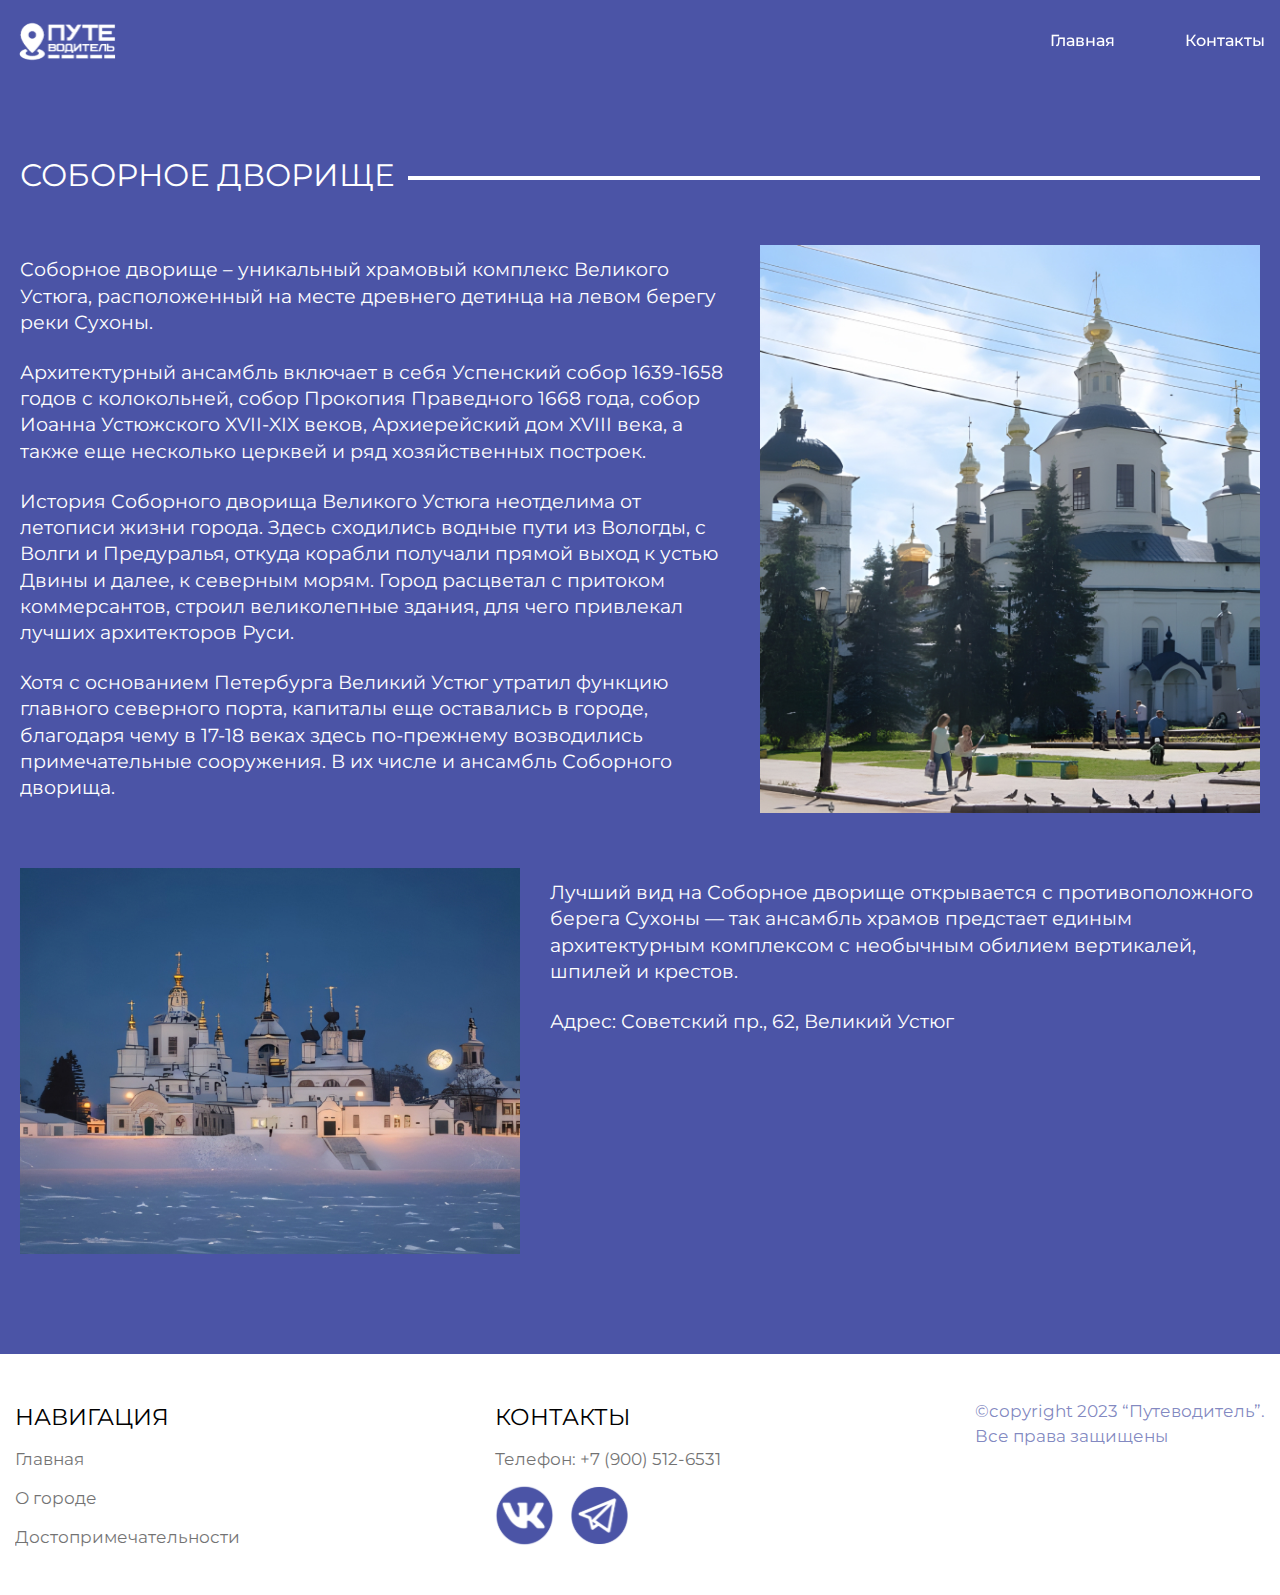
<file: Cathedral1.html>
<!DOCTYPE html>
<html lang="en">

<head>
   <meta charset="UTF-8">
   <meta http-equiv="X-UA-Compatible" content="IE=edge">
   <meta name="viewport" content="width=device-width, initial-scale=1.0">
   <title>Соборное дворище</title>
   <link rel="stylesheet" href="css/style.css">
</head>

<body>
   <!-- HEADER -->
   <header class="header">
      <div class="header__wrapper">
         <div class="header__content content-header">
            <a href="index.html">
               <div class="content-header__logo-container">
                  <img src="img/icons/logo.svg" alt="" class="content-header__logo">
               </div>
            </a>
            <div class="content-header__menu">
               <nav class="content-header__list">
                  <a data-goto=".screen" href="index.html" class="content-header__link">Главная</a>
                  <a data-goto=".footer" href="#" class="content-header__link">Контакты</a>
               </nav>
               <div class="content-header__menu-icon">
                  <span></span>
               </div>
            </div>
         </div>
      </div>
   </header>
   <main class="attraction-page">
      <div class="attraction-page__wrapper">
         <div class="attraction-page__content content-attraction">
            <h2 class="content-attraction__title _title">Соборное дворище</h2>
            <div class="content-attraction__block block-attraction">
               <div class="block-attraction__text">
                  <p>Соборное дворище – уникальный храмовый комплекс Великого Устюга, расположенный на месте древнего
                     детинца на левом берегу реки Сухоны.</p>
                  <p>Архитектурный ансамбль включает в себя Успенский собор 1639-1658 годов с колокольней, собор
                     Прокопия Праведного 1668 года, собор Иоанна Устюжского XVII-XIX веков, Архиерейский дом XVIII века,
                     а также еще несколько церквей и ряд хозяйственных построек.</p>
                  <p>История Соборного дворища Великого Устюга неотделима от летописи жизни города. Здесь сходились
                     водные пути из Вологды, с Волги и Предуралья, откуда корабли получали прямой выход к устью Двины и
                     далее, к северным морям. Город расцветал с притоком коммерсантов, строил великолепные здания, для
                     чего привлекал лучших архитекторов Руси.</p>
                  <p>Хотя с основанием Петербурга Великий Устюг утратил функцию главного северного порта, капиталы еще
                     оставались в городе, благодаря чему в 17-18 веках здесь по-прежнему возводились примечательные
                     сооружения. В их числе и ансамбль Соборного дворища.</p>
               </div>
               <div class="block-attraction__img">
                  <img src="img/blocks/Cathedral1/blockOne.jpg" alt="">
               </div>
            </div>
            <div class="content-attraction__block block-attraction">
               <div class="block-attraction__img">
                  <img src="img/blocks/Cathedral1/BlockTwo.jpg" alt="">
               </div>
               <div class="block-attraction__text">
                  <p>Лучший вид на Соборное дворище открывается с противоположного берега Сухоны — так ансамбль храмов
                     предстает единым архитектурным комплексом с необычным обилием вертикалей, шпилей и крестов.</p>
                  <p>Адрес: Советский пр., 62, Великий Устюг</p>
               </div>
            </div>
         </div>
      </div>
   </main>
   <footer class="footer">
      <div class="footer__wrapper">
         <div class="footer__content content-footer">
            <div class="content-footer__column">
               <h5 class="content-footer__column-title">навигация</h5>
               <nav class="content-footer__list">
                  <ul>
                     <li class="content-footer__link-container"><a data-goto=".screen" href="index.html"
                           class="content-footer__link">Главная</a></li>
                  </ul>
                  <ul>
                     <li class="content-footer__link-container"><a data-goto=".about" href="#"
                           class="content-footer__link">О городе</a></li>
                  </ul>
                  <ul>
                     <li class="content-footer__link-container"><a data-goto=".attractions" href="#"
                           class="content-footer__link">Достопримечательности</a></li>
                  </ul>
               </nav>
            </div>
            <div class="content-footer__column">
               <h5 class="content-footer__column-title">Контакты</h5>
               <nav class="content-footer__list">
                  <ul>
                     <li class="content-footer__link-container"><a data-goto=".screen" href="#"
                           class="content-footer__link">Телефон: +7 (900) 512-6531</a></li>
                  </ul>
                  <div class="content-footer__socials">
                     <a href="https://vk.com/homsekote" target="_blank"><img src="img/icons/vk.svg" alt=""
                           class="content-footer__social-link"></a>
                     <a href="https://t.me/homsekote" target="_blank"><img src="img/icons/telegram.svg" alt=""
                           class="content-footer__social-link"></a>
                  </div>
               </nav>
            </div>
            <div class="content-footer__column">
               <p class="content-footer__text">©copyright 2023 “Путеводитель”. <br> Все права защищены</p>
            </div>
         </div>
      </div>
   </footer>
   <script src="js/script.js"></script>
</body>

</html>
</file>
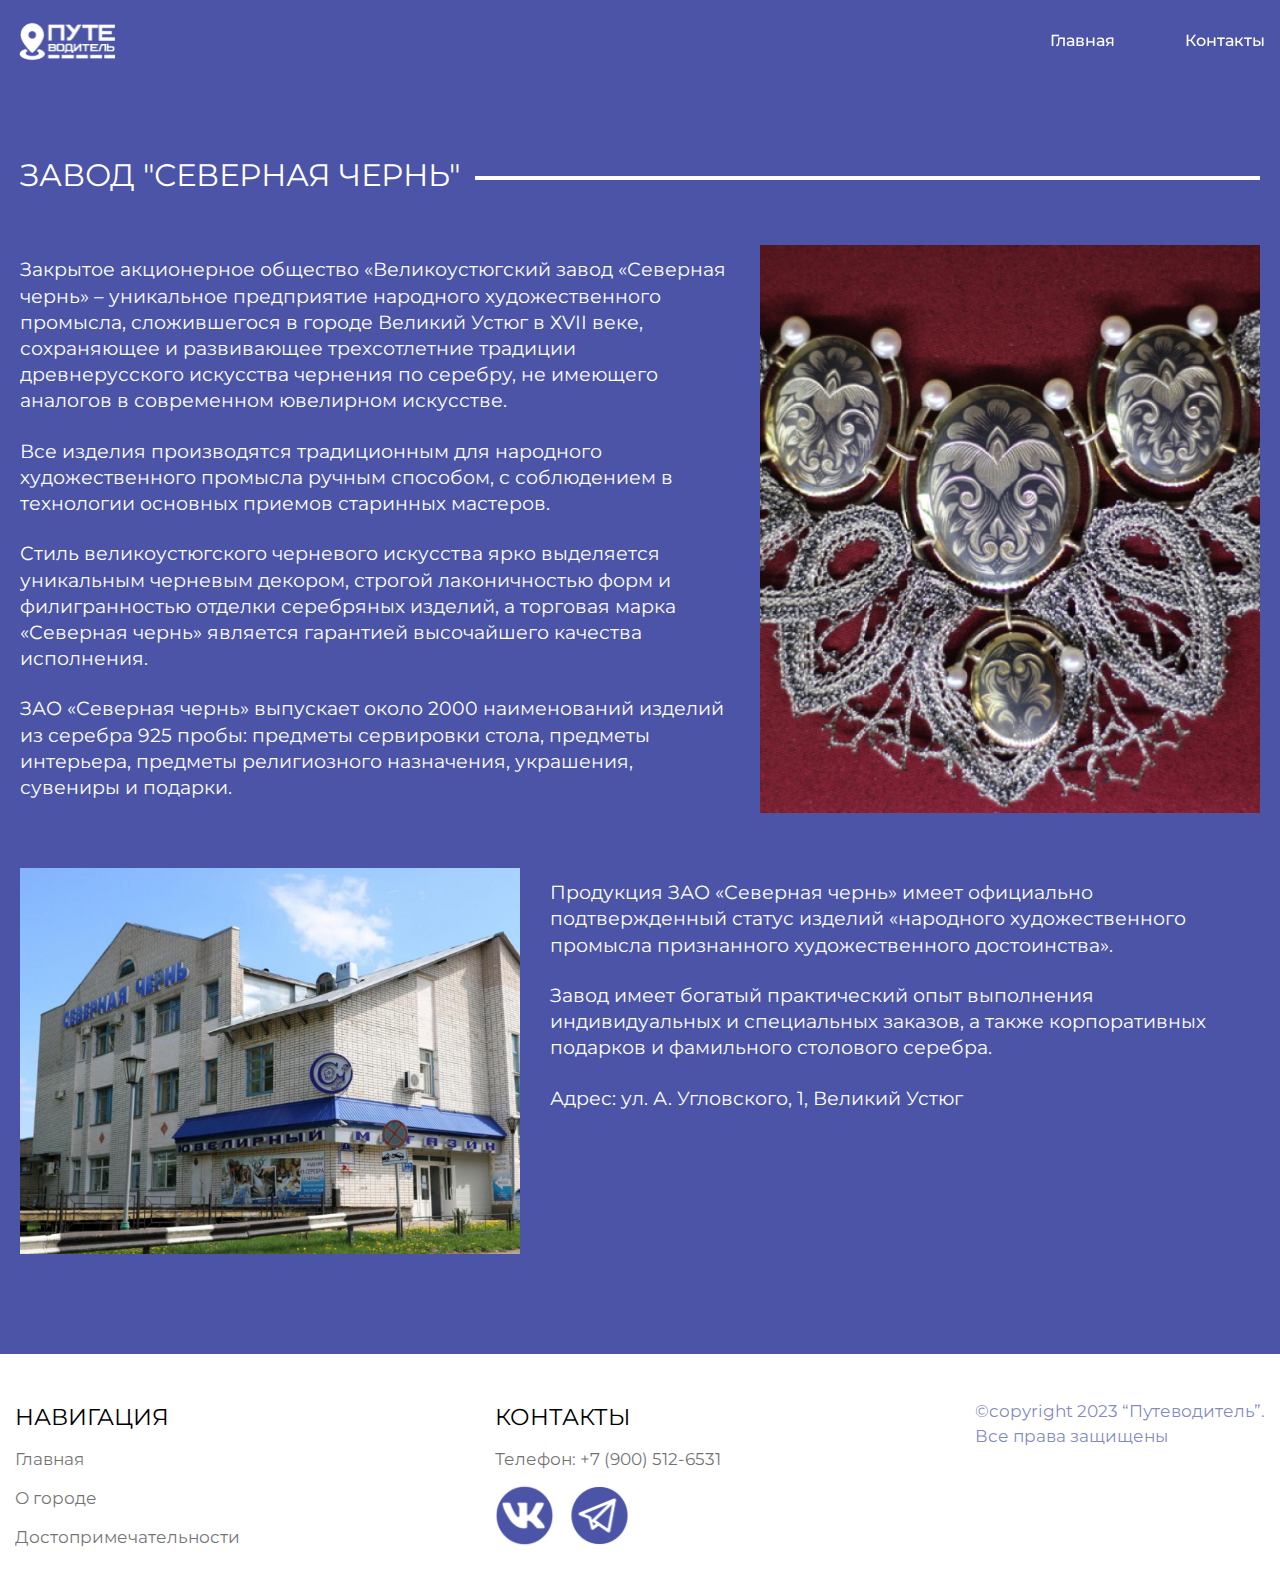
<file: factory.html>
<!DOCTYPE html>
<html lang="en">

<head>
   <meta charset="UTF-8">
   <meta http-equiv="X-UA-Compatible" content="IE=edge">
   <meta name="viewport" content="width=device-width, initial-scale=1.0">
   <title>Завод "Северная чернь"</title>
   <link rel="stylesheet" href="css/style.css">
</head>

<body>
   <!-- HEADER -->
   <header class="header">
      <div class="header__wrapper">
         <div class="header__content content-header">
            <a href="index.html">
               <div class="content-header__logo-container">
                  <img src="img/icons/logo.svg" alt="" class="content-header__logo">
               </div>
            </a>
            <div class="content-header__menu">
               <nav class="content-header__list">
                  <a data-goto=".screen" href="index.html" class="content-header__link">Главная</a>
                  <a data-goto=".footer" href="#" class="content-header__link">Контакты</a>
               </nav>
               <div class="content-header__menu-icon">
                  <span></span>
               </div>
            </div>
         </div>
      </div>
   </header>
   <!-- MAIN -->
   <main class="attraction-page">
      <div class="attraction-page__wrapper">
         <div class="attraction-page__content content-attraction">
            <h2 class="content-attraction__title _title">Завод "Северная чернь"</h2>
            <div class="content-attraction__block block-attraction">
               <div class="block-attraction__text">
                  <p>Закрытое акционерное общество «Великоустюгский завод «Северная чернь» – уникальное предприятие
                     народного художественного промысла, сложившегося в городе Великий Устюг в ХVII веке, сохраняющее и
                     развивающее трехсотлетние традиции древнерусского искусства чернения по серебру, не имеющего
                     аналогов в современном ювелирном искусстве.</p>
                  <p>Все изделия производятся традиционным для народного художественного промысла ручным способом, с
                     соблюдением в технологии основных приемов старинных мастеров.</p>
                  <p>Стиль великоустюгского черневого искусства ярко выделяется уникальным черневым декором, строгой
                     лаконичностью форм и филигранностью отделки серебряных изделий, а торговая марка «Северная чернь»
                     является гарантией высочайшего качества исполнения.</p>
                  <p>ЗАО «Северная чернь» выпускает около 2000 наименований изделий из серебра 925 пробы: предметы
                     сервировки стола, предметы интерьера, предметы религиозного назначения, украшения, сувениры и
                     подарки.</p>
               </div>
               <div class="block-attraction__img">
                  <img src="img/blocks/factory/blockOne.jpg" alt="">
               </div>
            </div>
            <div class="content-attraction__block block-attraction">
               <div class="block-attraction__img">
                  <img src="img/blocks/factory/BlockTwo.jpg" alt="">
               </div>
               <div class="block-attraction__text">
                  <p>Продукция ЗАО «Северная чернь» имеет официально подтвержденный статус изделий «народного
                     художественного промысла признанного художественного достоинства».</p>
                  <p>Завод имеет богатый практический опыт выполнения индивидуальных и специальных заказов, а также
                     корпоративных подарков и фамильного столового серебра.</p>
                  <p>Адрес: ул. А. Угловского, 1, Великий Устюг</p>
               </div>
            </div>
         </div>
      </div>
   </main>
   <footer class="footer">
      <div class="footer__wrapper">
         <div class="footer__content content-footer">
            <div class="content-footer__column">
               <h5 class="content-footer__column-title">навигация</h5>
               <nav class="content-footer__list">
                  <ul>
                     <li class="content-footer__link-container"><a data-goto=".screen" href="index.html"
                           class="content-footer__link">Главная</a></li>
                  </ul>
                  <ul>
                     <li class="content-footer__link-container"><a data-goto=".about" href="#"
                           class="content-footer__link">О городе</a></li>
                  </ul>
                  <ul>
                     <li class="content-footer__link-container"><a data-goto=".attractions" href="#"
                           class="content-footer__link">Достопримечательности</a></li>
                  </ul>
               </nav>
            </div>
            <div class="content-footer__column">
               <h5 class="content-footer__column-title">Контакты</h5>
               <nav class="content-footer__list">
                  <ul>
                     <li class="content-footer__link-container"><a data-goto=".screen" href="#"
                           class="content-footer__link">Телефон: +7 (900) 512-6531</a></li>
                  </ul>
                  <div class="content-footer__socials">
                     <a href="https://vk.com/homsekote" target="_blank"><img src="img/icons/vk.svg" alt=""
                           class="content-footer__social-link"></a>
                     <a href="https://t.me/homsekote" target="_blank"><img src="img/icons/telegram.svg" alt=""
                           class="content-footer__social-link"></a>
                  </div>
               </nav>
            </div>
            <div class="content-footer__column">
               <p class="content-footer__text">©copyright 2023 “Путеводитель”. <br> Все права защищены</p>
            </div>
         </div>
      </div>
   </footer>
   <script src="js/script.js"></script>
</body>

</html>
</file>
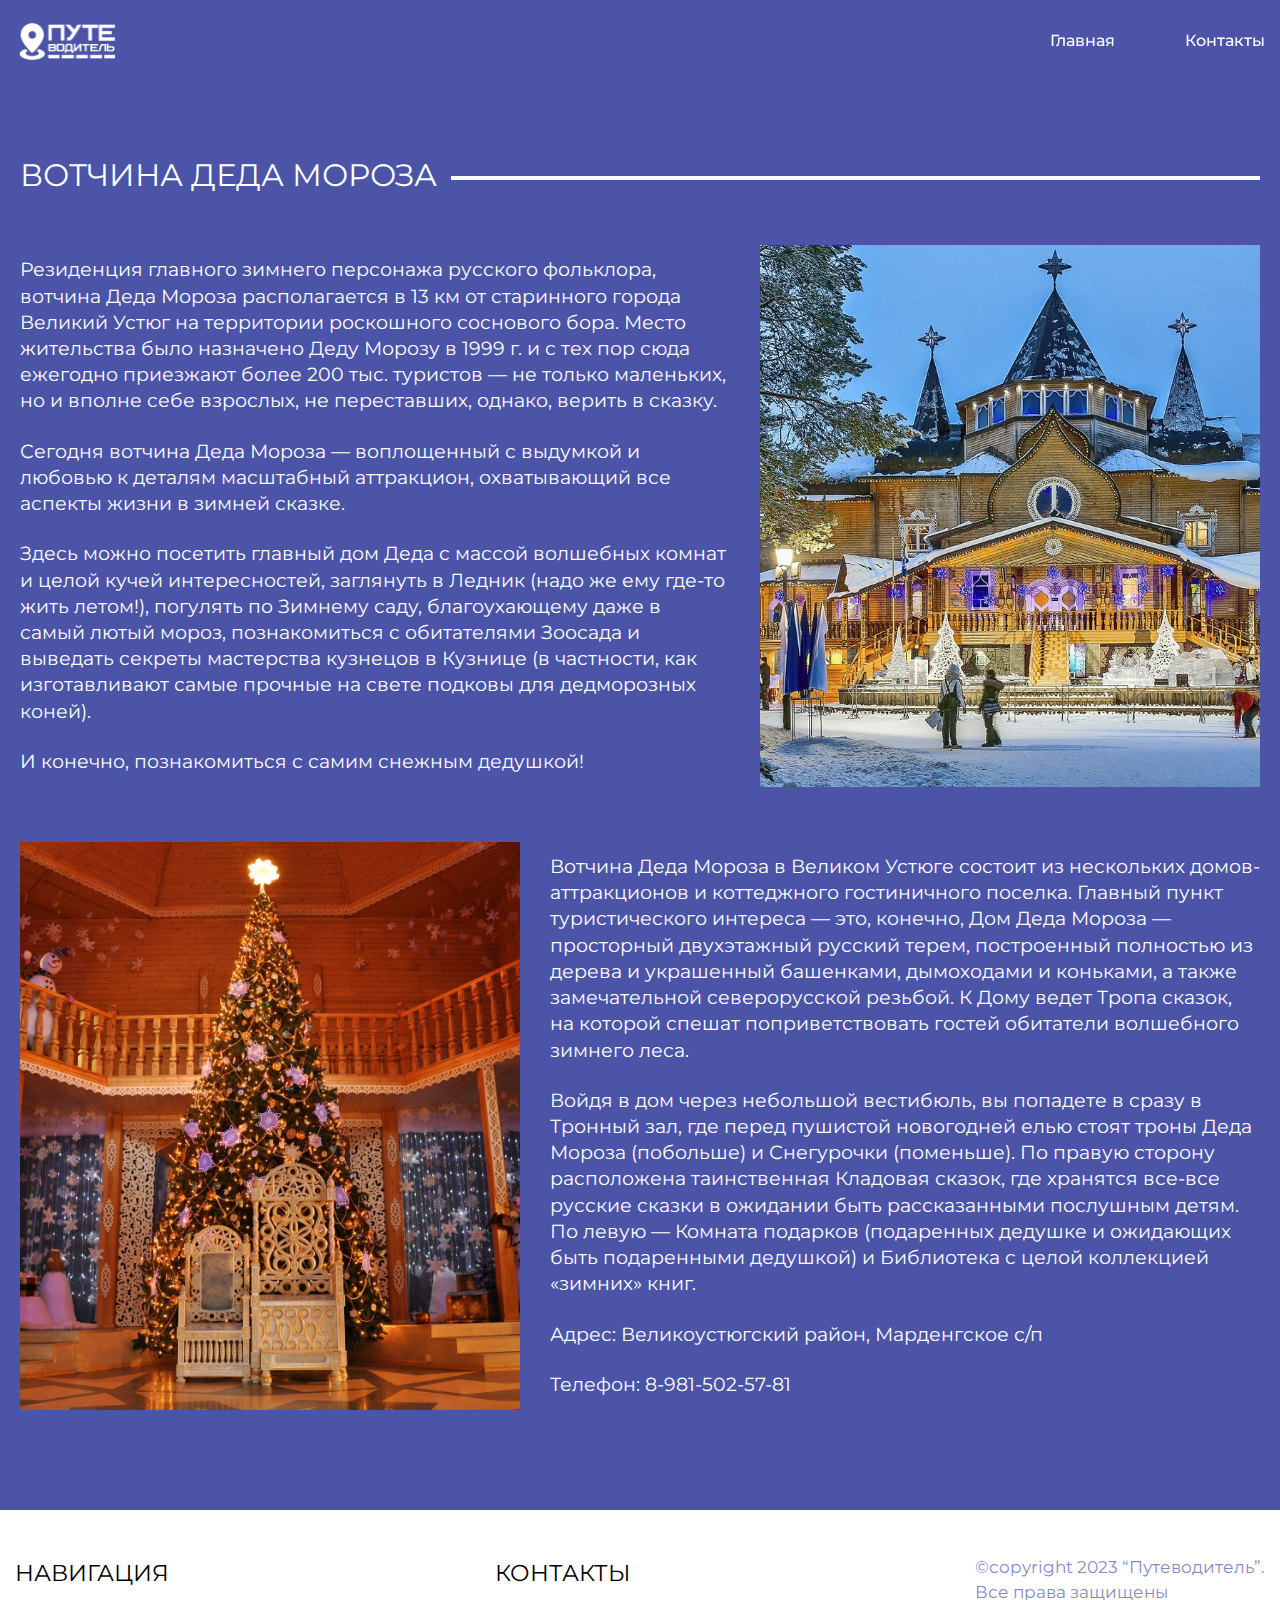
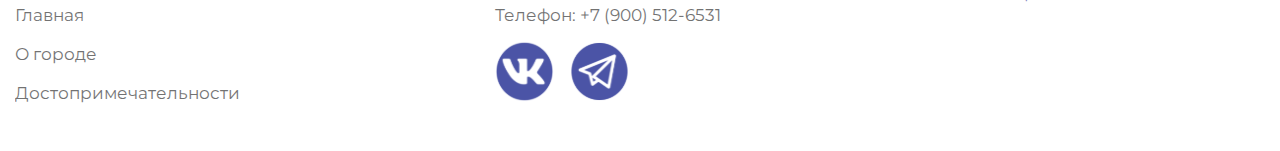
<file: fiefdom.html>
<!DOCTYPE html>
<html lang="en">

<head>
   <meta charset="UTF-8">
   <meta http-equiv="X-UA-Compatible" content="IE=edge">
   <meta name="viewport" content="width=device-width, initial-scale=1.0">
   <title>Вотчина Деда Мороза</title>
   <link rel="stylesheet" href="css/style.css">
</head>

<body>
   <!-- HEADER -->
   <header class="header">
      <div class="header__wrapper">
         <div class="header__content content-header">
            <a href="index.html">
               <div class="content-header__logo-container">
                  <img src="img/icons/logo.svg" alt="" class="content-header__logo">
               </div>
            </a>
            <div class="content-header__menu">
               <nav class="content-header__list">
                  <a data-goto=".screen" href="index.html" class="content-header__link">Главная</a>
                  <a data-goto=".footer" href="#" class="content-header__link">Контакты</a>
               </nav>
               <div class="content-header__menu-icon">
                  <span></span>
               </div>
            </div>
         </div>
      </div>
   </header>
   <main class="attraction-page">
      <div class="attraction-page__wrapper">
         <div class="attraction-page__content content-attraction">
            <h2 class="content-attraction__title _title">Вотчина Деда Мороза</h2>
            <div class="content-attraction__block block-attraction">
               <div class="block-attraction__text">
                  <p>Резиденция главного зимнего персонажа русского фольклора, вотчина Деда Мороза располагается в 13 км
                     от старинного города Великий Устюг на территории роскошного соснового бора. Место жительства было
                     назначено Деду Морозу в 1999 г. и с тех пор сюда ежегодно приезжают более 200 тыс. туристов — не
                     только маленьких, но и вполне себе взрослых, не переставших, однако, верить в сказку.</p>
                  <p>Сегодня вотчина Деда Мороза — воплощенный с выдумкой и любовью к деталям масштабный аттракцион,
                     охватывающий все аспекты жизни в зимней сказке.</p>
                  <p>Здесь можно посетить главный дом Деда с массой волшебных комнат и целой кучей интересностей,
                     заглянуть в Ледник (надо же ему где-то жить летом!), погулять по Зимнему саду, благоухающему даже в
                     самый лютый мороз, познакомиться с обитателями Зоосада и выведать секреты мастерства кузнецов в
                     Кузнице (в частности, как изготавливают самые прочные на свете подковы для дедморозных коней).</p>
                  <p>И конечно, познакомиться с самим снежным дедушкой!</p>
               </div>
               <div class="block-attraction__img">
                  <img src="img/blocks/fiefdom/blockOne.jpg" alt="">
               </div>
            </div>
            <div class="content-attraction__block block-attraction">
               <div class="block-attraction__img">
                  <img src="img/blocks/fiefdom/blockTwo.jpg" alt="">
               </div>
               <div class="block-attraction__text">
                  <p>Вотчина Деда Мороза в Великом Устюге состоит из нескольких домов-аттракционов и коттеджного
                     гостиничного поселка. Главный пункт туристического интереса — это, конечно, Дом Деда Мороза —
                     просторный двухэтажный русский терем, построенный полностью из дерева и украшенный башенками,
                     дымоходами и коньками, а также замечательной северорусской резьбой. К Дому ведет Тропа сказок, на
                     которой спешат поприветствовать гостей обитатели волшебного зимнего леса.</p>
                  <p>Войдя в дом через небольшой вестибюль, вы попадете в сразу в Тронный зал, где перед пушистой
                     новогодней елью стоят троны Деда Мороза (побольше) и Снегурочки (поменьше). По правую сторону
                     расположена таинственная Кладовая сказок, где хранятся все-все русские сказки в ожидании быть
                     рассказанными послушным детям. По левую — Комната подарков (подаренных дедушке и ожидающих быть
                     подаренными дедушкой) и Библиотека с целой коллекцией «зимних» книг. </p>
                  <p>Адрес: Великоустюгский район, Марденгское с/п</p>
                  <p>Телефон: 8-981-502-57-81</p>
               </div>
            </div>
         </div>
      </div>
   </main>
   <footer class="footer">
      <div class="footer__wrapper">
         <div class="footer__content content-footer">
            <div class="content-footer__column">
               <h5 class="content-footer__column-title">навигация</h5>
               <nav class="content-footer__list">
                  <ul>
                     <li class="content-footer__link-container"><a data-goto=".screen" href="index.html"
                           class="content-footer__link">Главная</a></li>
                  </ul>
                  <ul>
                     <li class="content-footer__link-container"><a data-goto=".about" href="#"
                           class="content-footer__link">О городе</a></li>
                  </ul>
                  <ul>
                     <li class="content-footer__link-container"><a data-goto=".attractions" href="#"
                           class="content-footer__link">Достопримечательности</a></li>
                  </ul>
               </nav>
            </div>
            <div class="content-footer__column">
               <h5 class="content-footer__column-title">Контакты</h5>
               <nav class="content-footer__list">
                  <ul>
                     <li class="content-footer__link-container"><a data-goto=".screen" href="#"
                           class="content-footer__link">Телефон: +7 (900) 512-6531</a></li>
                  </ul>
                  <div class="content-footer__socials">
                     <a href="https://vk.com/homsekote" target="_blank"><img src="img/icons/vk.svg" alt=""
                           class="content-footer__social-link"></a>
                     <a href="https://t.me/homsekote" target="_blank"><img src="img/icons/telegram.svg" alt=""
                           class="content-footer__social-link"></a>
                  </div>
               </nav>
            </div>
            <div class="content-footer__column">
               <p class="content-footer__text">©copyright 2023 “Путеводитель”. <br> Все права защищены</p>
            </div>
         </div>
      </div>
   </footer>
   <script src="js/script.js"></script>
</body>

</html>
</file>
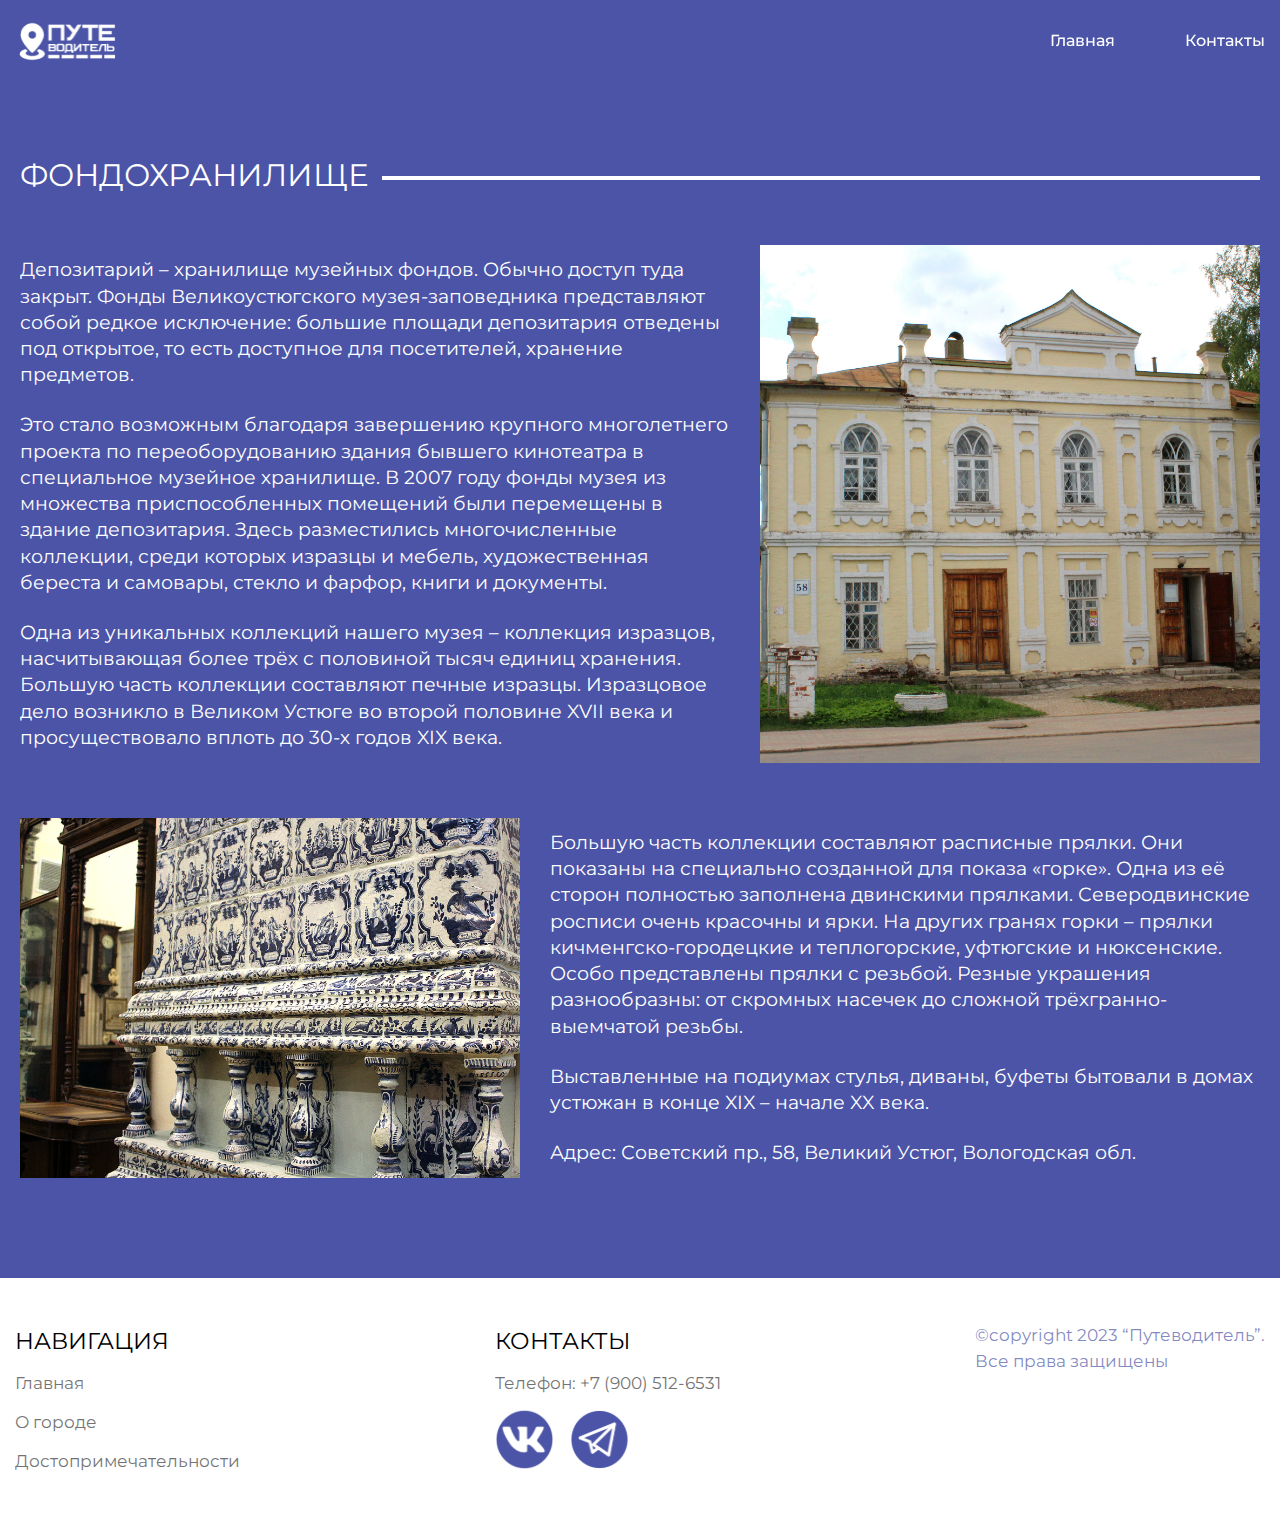
<file: fond.html>
<!DOCTYPE html>
<html lang="en">

<head>
   <meta charset="UTF-8">
   <meta http-equiv="X-UA-Compatible" content="IE=edge">
   <meta name="viewport" content="width=device-width, initial-scale=1.0">
   <title>фондохранилище</title>
   <link rel="stylesheet" href="css/style.css">
</head>

<body>
   <!-- HEADER -->
   <header class="header">
      <div class="header__wrapper">
         <div class="header__content content-header">
            <a href="index.html">
               <div class="content-header__logo-container">
                  <img src="img/icons/logo.svg" alt="" class="content-header__logo">
               </div>
            </a>
            <div class="content-header__menu">
               <nav class="content-header__list">
                  <a data-goto=".screen" href="index.html" class="content-header__link">Главная</a>
                  <a data-goto=".footer" href="#" class="content-header__link">Контакты</a>
               </nav>
               <div class="content-header__menu-icon">
                  <span></span>
               </div>
            </div>
         </div>
      </div>
   </header>
   <main class="attraction-page">
      <div class="attraction-page__wrapper">
         <div class="attraction-page__content content-attraction">
            <h2 class="content-attraction__title _title">фондохранилище</h2>
            <div class="content-attraction__block block-attraction">
               <div class="block-attraction__text">
                  <p>Депозитарий – хранилище музейных фондов. Обычно доступ туда закрыт. Фонды Великоустюгского
                     музея-заповедника представляют собой редкое исключение: большие площади депозитария отведены под
                     открытое, то есть доступное для посетителей, хранение предметов.</p>
                  <p>Это стало возможным благодаря завершению крупного многолетнего проекта по переоборудованию здания
                     бывшего кинотеатра в специальное музейное хранилище. В 2007 году фонды музея из множества
                     приспособленных помещений были перемещены в здание депозитария. Здесь разместились многочисленные
                     коллекции, среди которых изразцы и мебель, художественная береста и самовары, стекло и фарфор,
                     книги и документы.</p>
                  <p>Одна из уникальных коллекций нашего музея – коллекция изразцов, насчитывающая более трёх с
                     половиной тысяч единиц хранения. Большую часть коллекции составляют печные изразцы. Изразцовое дело
                     возникло в Великом Устюге во второй половине XVII века и просуществовало вплоть до 30-х годов XIX
                     века.</p>
               </div>
               <div class="block-attraction__img">
                  <img src="img/blocks/fond/blockOne.jpg" alt="">
               </div>
            </div>
            <div class="content-attraction__block block-attraction">
               <div class="block-attraction__img">
                  <img src="img/blocks/fond/blockTwo.jpg" alt="">
               </div>
               <div class="block-attraction__text">
                  <p>Большую часть коллекции составляют расписные прялки. Они показаны на специально созданной для
                     показа «горке». Одна из её сторон полностью заполнена двинскими прялками. Северодвинские росписи
                     очень красочны и ярки. На других гранях горки – прялки кичменгско-городецкие и теплогорские,
                     уфтюгские и нюксенские. Особо представлены прялки с резьбой. Резные украшения разнообразны: от
                     скромных насечек до сложной трёхгранно-выемчатой резьбы.</p>
                  <p>Выставленные на подиумах стулья, диваны, буфеты бытовали в домах устюжан в конце XIX – начале XX
                     века.</p>
                  <p>Адрес: Советский пр., 58, Великий Устюг, Вологодская обл.</p>
               </div>
            </div>
         </div>
      </div>
   </main>
   <footer class="footer">
      <div class="footer__wrapper">
         <div class="footer__content content-footer">
            <div class="content-footer__column">
               <h5 class="content-footer__column-title">навигация</h5>
               <nav class="content-footer__list">
                  <ul>
                     <li class="content-footer__link-container"><a data-goto=".screen" href="index.html"
                           class="content-footer__link">Главная</a></li>
                  </ul>
                  <ul>
                     <li class="content-footer__link-container"><a data-goto=".about" href="#"
                           class="content-footer__link">О городе</a></li>
                  </ul>
                  <ul>
                     <li class="content-footer__link-container"><a data-goto=".attractions" href="#"
                           class="content-footer__link">Достопримечательности</a></li>
                  </ul>
               </nav>
            </div>
            <div class="content-footer__column">
               <h5 class="content-footer__column-title">Контакты</h5>
               <nav class="content-footer__list">
                  <ul>
                     <li class="content-footer__link-container"><a data-goto=".screen" href="#"
                           class="content-footer__link">Телефон: +7 (900) 512-6531</a></li>
                  </ul>
                  <div class="content-footer__socials">
                     <a href="https://vk.com/homsekote" target="_blank"><img src="img/icons/vk.svg" alt=""
                           class="content-footer__social-link"></a>
                     <a href="https://t.me/homsekote" target="_blank"><img src="img/icons/telegram.svg" alt=""
                           class="content-footer__social-link"></a>
                  </div>
               </nav>
            </div>
            <div class="content-footer__column">
               <p class="content-footer__text">©copyright 2023 “Путеводитель”. <br> Все права защищены</p>
            </div>
         </div>
      </div>
   </footer>
   <script src="js/script.js"></script>
</body>

</html>
</file>
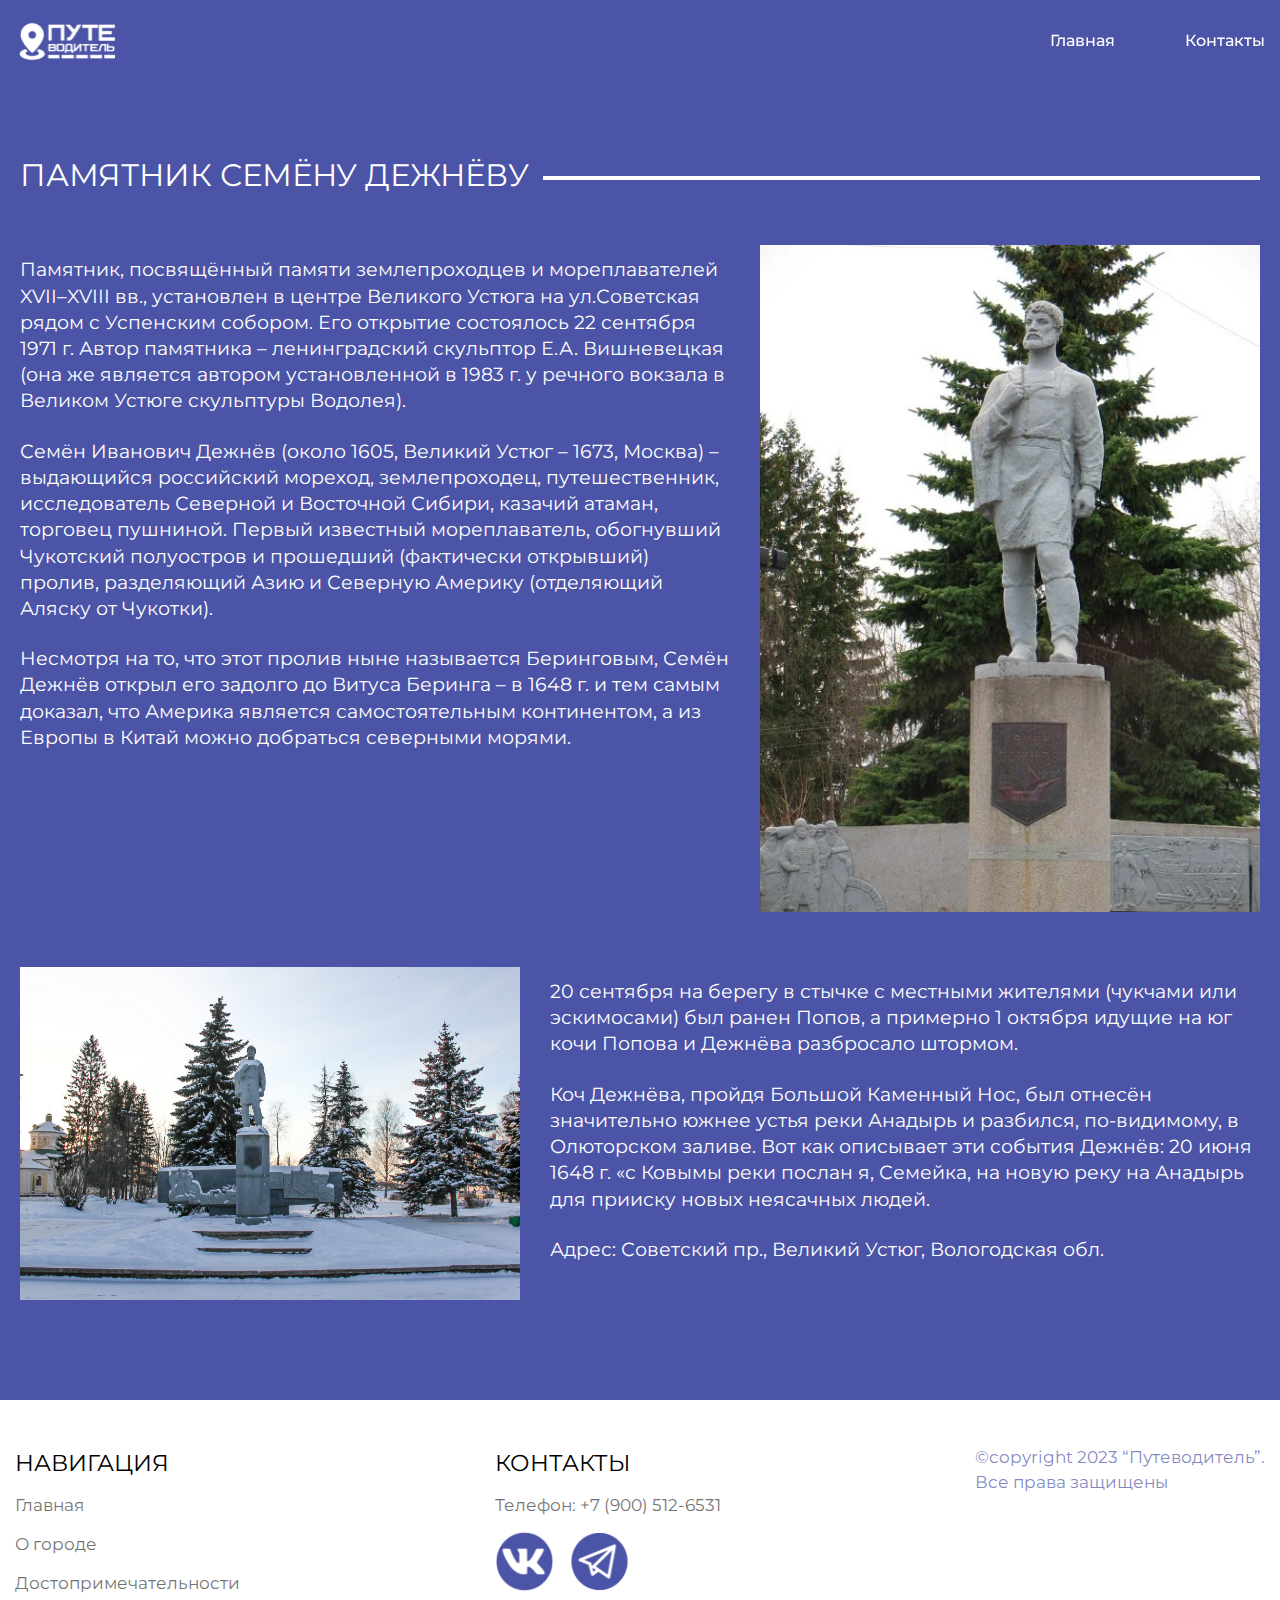
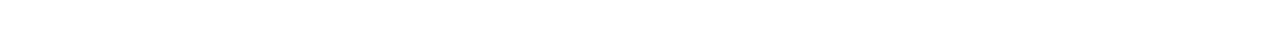
<file: monument2.html>
<!DOCTYPE html>
<html lang="en">

<head>
   <meta charset="UTF-8">
   <meta http-equiv="X-UA-Compatible" content="IE=edge">
   <meta name="viewport" content="width=device-width, initial-scale=1.0">
   <title>Памятник Семёну Дежнёву</title>
   <link rel="stylesheet" href="css/style.css">
</head>

<body>
   <!-- HEADER -->
   <header class="header">
      <div class="header__wrapper">
         <div class="header__content content-header">
            <a href="index.html">
               <div class="content-header__logo-container">
                  <img src="img/icons/logo.svg" alt="" class="content-header__logo">
               </div>
            </a>
            <div class="content-header__menu">
               <nav class="content-header__list">
                  <a data-goto=".screen" href="index.html" class="content-header__link">Главная</a>
                  <a data-goto=".footer" href="#" class="content-header__link">Контакты</a>
               </nav>
               <div class="content-header__menu-icon">
                  <span></span>
               </div>
            </div>
         </div>
      </div>
   </header>
   <main class="attraction-page">
      <div class="attraction-page__wrapper">
         <div class="attraction-page__content content-attraction">
            <h2 class="content-attraction__title _title">Памятник Семёну Дежнёву</h2>
            <div class="content-attraction__block block-attraction">
               <div class="block-attraction__text">
                  <p>Памятник, посвящённый памяти землепроходцев и мореплавателей XVII–XVIII вв., установлен в центре
                     Великого Устюга на ул.Советская рядом с Успенским собором. Его открытие состоялось 22 сентября 1971
                     г. Автор памятника – ленинградский скульптор Е.А. Вишневецкая (она же является автором
                     установленной в 1983 г. у речного вокзала в Великом Устюге скульптуры Водолея).</p>
                  <p>Семён Иванович Дежнёв (около 1605, Великий Устюг – 1673, Москва) – выдающийся российский мореход,
                     землепроходец, путешественник, исследователь Северной и Восточной Сибири, казачий атаман, торговец
                     пушниной. Первый известный мореплаватель, обогнувший Чукотский полуостров и прошедший (фактически
                     открывший) пролив, разделяющий Азию и Северную Америку (отделяющий Аляску от Чукотки). </p>
                  <p>Несмотря на то, что этот пролив ныне называется Беринговым, Семён Дежнёв открыл его задолго до
                     Витуса Беринга – в 1648 г. и тем самым доказал, что Америка является самостоятельным континентом, а
                     из Европы в Китай можно добраться северными морями.</p>
               </div>
               <div class="block-attraction__img">
                  <img src="img/blocks/monument2/blockOne.jpg" alt="">
               </div>
            </div>
            <div class="content-attraction__block block-attraction">
               <div class="block-attraction__img">
                  <img src="img/blocks/monument2/blockTwo.jpg" alt="">
               </div>
               <div class="block-attraction__text">
                  <p>20 сентября на берегу в стычке с местными жителями (чукчами или эскимосами) был ранен Попов, а
                     примерно 1 октября идущие на юг кочи Попова и Дежнёва разбросало штормом.</p>
                  <p>Коч Дежнёва, пройдя Большой Каменный Нос, был отнесён значительно южнее устья реки Анадырь и
                     разбился, по-видимому, в Олюторском заливе. Вот как описывает эти события Дежнёв: 20 июня 1648 г.
                     «с Ковымы реки послан я, Семейка, на новую реку на Анадырь для прииску новых неясачных
                     людей.</p>
                  <p>Адрес: Советский пр., Великий Устюг, Вологодская обл.</p>
               </div>
            </div>
         </div>
      </div>
   </main>
   <footer class="footer">
      <div class="footer__wrapper">
         <div class="footer__content content-footer">
            <div class="content-footer__column">
               <h5 class="content-footer__column-title">навигация</h5>
               <nav class="content-footer__list">
                  <ul>
                     <li class="content-footer__link-container"><a data-goto=".screen" href="index.html"
                           class="content-footer__link">Главная</a></li>
                  </ul>
                  <ul>
                     <li class="content-footer__link-container"><a data-goto=".about" href="#"
                           class="content-footer__link">О городе</a></li>
                  </ul>
                  <ul>
                     <li class="content-footer__link-container"><a data-goto=".attractions" href="#"
                           class="content-footer__link">Достопримечательности</a></li>
                  </ul>
               </nav>
            </div>
            <div class="content-footer__column">
               <h5 class="content-footer__column-title">Контакты</h5>
               <nav class="content-footer__list">
                  <ul>
                     <li class="content-footer__link-container"><a data-goto=".screen" href="#"
                           class="content-footer__link">Телефон: +7 (900) 512-6531</a></li>
                  </ul>
                  <div class="content-footer__socials">
                     <a href="https://vk.com/homsekote" target="_blank"><img src="img/icons/vk.svg" alt=""
                           class="content-footer__social-link"></a>
                     <a href="https://t.me/homsekote" target="_blank"><img src="img/icons/telegram.svg" alt=""
                           class="content-footer__social-link"></a>
                  </div>
               </nav>
            </div>
            <div class="content-footer__column">
               <p class="content-footer__text">©copyright 2023 “Путеводитель”. <br> Все права защищены</p>
            </div>
         </div>
      </div>
   </footer>
   <script src="js/script.js"></script>
</body>

</html>
</file>
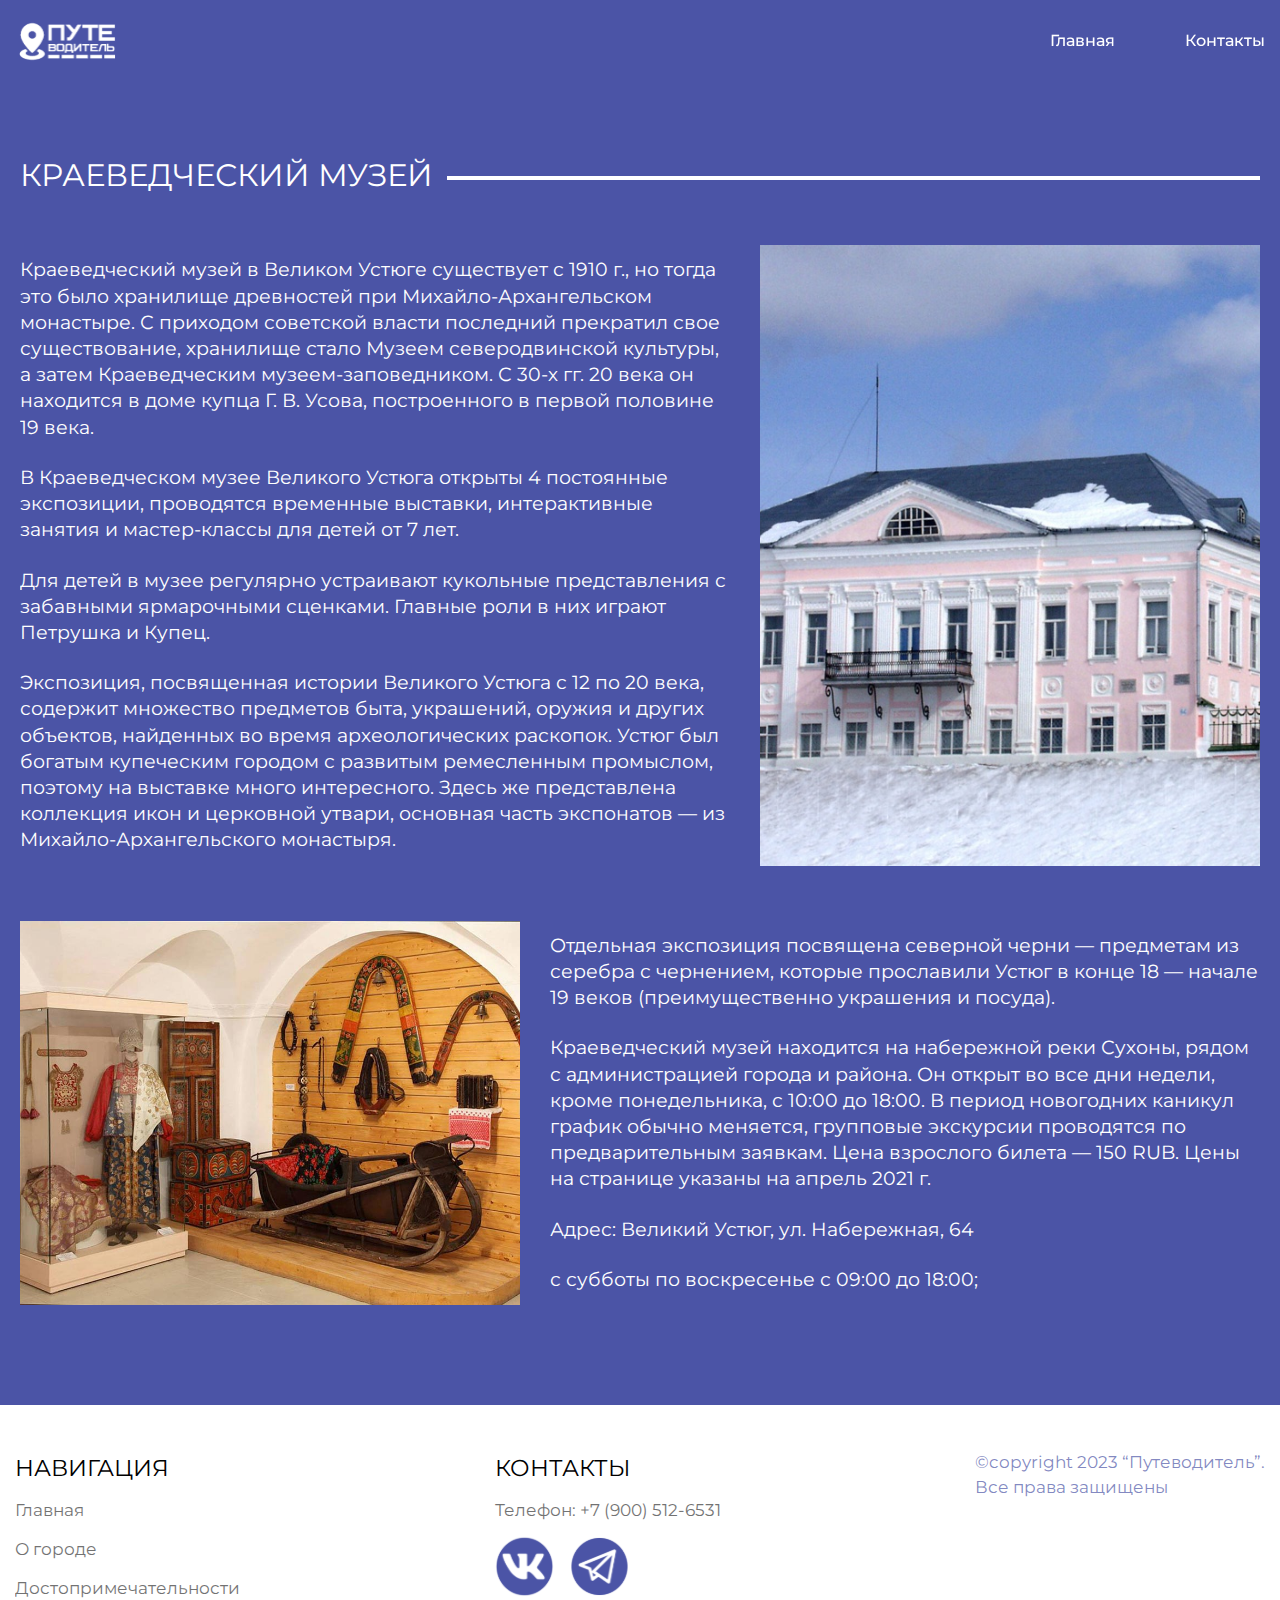
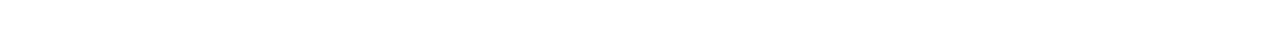
<file: museum.html>
<!DOCTYPE html>
<html lang="en">

<head>
   <meta charset="UTF-8">
   <meta http-equiv="X-UA-Compatible" content="IE=edge">
   <meta name="viewport" content="width=device-width, initial-scale=1.0">
   <title>Краеведческий музей</title>
   <link rel="stylesheet" href="css/style.css">
</head>

<body>
   <!-- HEADER -->
   <header class="header">
      <div class="header__wrapper">
         <div class="header__content content-header">
            <a href="index.html">
               <div class="content-header__logo-container">
                  <img src="img/icons/logo.svg" alt="" class="content-header__logo">
               </div>
            </a>
            <div class="content-header__menu">
               <nav class="content-header__list">
                  <a data-goto=".screen" href="index.html" class="content-header__link">Главная</a>
                  <a data-goto=".footer" href="#" class="content-header__link">Контакты</a>
               </nav>
               <div class="content-header__menu-icon">
                  <span></span>
               </div>
            </div>
         </div>
      </div>
   </header>
   <main class="attraction-page">
      <div class="attraction-page__wrapper">
         <div class="attraction-page__content content-attraction">
            <h2 class="content-attraction__title _title">Краеведческий музей</h2>
            <div class="content-attraction__block block-attraction">
               <div class="block-attraction__text">
                  <p>Краеведческий музей в Великом Устюге существует с 1910 г., но тогда это было хранилище древностей
                     при Михайло-Архангельском монастыре. С приходом советской власти последний прекратил свое
                     существование, хранилище стало Музеем северодвинской культуры, а затем Краеведческим
                     музеем-заповедником. С 30-х гг. 20 века он находится в доме купца Г. В. Усова, построенного в
                     первой половине 19 века.</p>
                  <p>В Краеведческом музее Великого Устюга открыты 4 постоянные экспозиции, проводятся временные
                     выставки, интерактивные занятия и мастер-классы для детей от 7 лет.</p>
                  <p>Для детей в музее регулярно устраивают кукольные представления с забавными ярмарочными сценками.
                     Главные роли в них играют Петрушка и Купец.</p>
                  <p>Экспозиция, посвященная истории Великого Устюга с 12 по 20 века, содержит множество предметов быта,
                     украшений, оружия и других объектов, найденных во время археологических раскопок. Устюг был богатым
                     купеческим городом с развитым ремесленным промыслом, поэтому на выставке много интересного. Здесь
                     же представлена коллекция икон и церковной утвари, основная часть экспонатов — из
                     Михайло-Архангельского монастыря.</p>
               </div>
               <div class="block-attraction__img">
                  <img src="img/blocks/museum/blockOne.jpg" alt="">
               </div>
            </div>
            <div class="content-attraction__block block-attraction">
               <div class="block-attraction__img">
                  <img src="img/blocks/museum/blockTwo.jpg" alt="">
               </div>
               <div class="block-attraction__text">
                  <p>Отдельная экспозиция посвящена северной черни — предметам из серебра с чернением, которые
                     прославили Устюг в конце 18 — начале 19 веков (преимущественно украшения и посуда).</p>
                  <p>Краеведческий музей находится на набережной реки Сухоны, рядом с администрацией города и района. Он
                     открыт во все дни недели, кроме понедельника, с 10:00 до 18:00. В период новогодних каникул график
                     обычно меняется, групповые экскурсии проводятся по предварительным заявкам. Цена взрослого билета —
                     150 RUB. Цены на странице указаны на апрель 2021 г.</p>
                  <p>Адрес: Великий Устюг, ул. Набережная, 64</p>
                  <p>с субботы по воскресенье с 09:00 до 18:00;</p>
               </div>
            </div>
         </div>
      </div>
   </main>
   <footer class="footer">
      <div class="footer__wrapper">
         <div class="footer__content content-footer">
            <div class="content-footer__column">
               <h5 class="content-footer__column-title">навигация</h5>
               <nav class="content-footer__list">
                  <ul>
                     <li class="content-footer__link-container"><a data-goto=".screen" href="index.html"
                           class="content-footer__link">Главная</a></li>
                  </ul>
                  <ul>
                     <li class="content-footer__link-container"><a data-goto=".about" href="#"
                           class="content-footer__link">О городе</a></li>
                  </ul>
                  <ul>
                     <li class="content-footer__link-container"><a data-goto=".attractions" href="#"
                           class="content-footer__link">Достопримечательности</a></li>
                  </ul>
               </nav>
            </div>
            <div class="content-footer__column">
               <h5 class="content-footer__column-title">Контакты</h5>
               <nav class="content-footer__list">
                  <ul>
                     <li class="content-footer__link-container"><a data-goto=".screen" href="#"
                           class="content-footer__link">Телефон: +7 (900) 512-6531</a></li>
                  </ul>
                  <div class="content-footer__socials">
                     <a href="https://vk.com/homsekote" target="_blank"><img src="img/icons/vk.svg" alt=""
                           class="content-footer__social-link"></a>
                     <a href="https://t.me/homsekote" target="_blank"><img src="img/icons/telegram.svg" alt=""
                           class="content-footer__social-link"></a>
                  </div>
               </nav>
            </div>
            <div class="content-footer__column">
               <p class="content-footer__text">©copyright 2023 “Путеводитель”. <br> Все права защищены</p>
            </div>
         </div>
      </div>
   </footer>
   <script src="js/script.js"></script>
</body>

</html>
</file>
<file: css/style.css>
@charset "UTF-8";
/*Обнуление*/
@import url(https://fonts.googleapis.com/css?family=Montserrat:100,200,300,regular,500,600,700,800,900,100italic,200italic,300italic,italic,500italic,600italic,700italic,800italic,900italic);
* {
  padding: 0;
  margin: 0;
  border: 0;
}

*, *:before, *:after {
  box-sizing: border-box;
}

:focus, :active {
  outline: none;
}

a:focus, a:active {
  outline: none;
}

nav, footer, header, aside {
  display: block;
}

html, body {
  height: 100%;
  width: 100%;
  font-size: 100%;
  line-height: 1;
  font-size: 14px;
  -ms-text-size-adjust: 100%;
  -moz-text-size-adjust: 100%;
  -webkit-text-size-adjust: 100%;
}

input, button, textarea {
  font-family: inherit;
}

input::-ms-clear {
  display: none;
}

button {
  cursor: pointer;
}

button::-moz-focus-inner {
  padding: 0;
  border: 0;
}

a, a:visited {
  text-decoration: none;
}

a:hover {
  text-decoration: none;
}

ul li {
  list-style: none;
}

img {
  vertical-align: top;
}

h1, h2, h3, h4, h5, h6 {
  font-size: inherit;
  font-weight: 400;
}

/*--------------------*/
.header {
  font-family: Montserrat;
  position: fixed;
  z-index: 10;
  width: 100%;
  transition: all 0.3s;
  padding: 20px 15px;
}
.header__scroll {
  background: rgb(31, 31, 31);
  padding: 5px 14px;
  box-shadow: 1px 5px 15px rgba(0, 0, 0, 0.179);
}
.header__content {
  position: relative;
  z-index: 10;
  max-width: 1440px;
  margin: 0 auto;
  display: flex;
  justify-content: space-between;
  align-items: center;
}

.content-header__logo {
  height: 100%;
  z-index: 10;
  max-width: 105px;
  pointer-events: none;
  position: relative;
}
@media (max-width: 1024px) {
  .content-header__logo {
    max-width: 80px;
  }
}
.content-header__menu-icon {
  display: none;
}
.content-header__list {
  max-width: -moz-max-content;
  max-width: max-content;
  display: flex;
  gap: 70px;
}
.content-header__link {
  font-size: calc(14px + 0.1684919966vw);
  font-weight: 500;
  line-height: 140%;
  letter-spacing: 0em;
  text-align: left;
  color: #ffffff;
  border-bottom: 2px solid rgba(255, 255, 255, 0);
  transition: all 0.1s;
  position: relative;
  padding: 5px 0;
}
@media (min-width: 1025px) {
  .content-header__link::before {
    content: "";
    position: absolute;
    width: 0;
    background: #fff;
    left: 45%;
    height: 2px;
    bottom: 0;
    transition: all 0.3s;
    opacity: 0.7;
  }
  .content-header__link:hover::before {
    width: 100%;
    left: 0;
  }
}
.content-header__form {
  max-width: -moz-max-content;
  max-width: max-content;
}
@media (min-width: 513px) {
  .content-header__button-link {
    display: none;
  }
}
@media (max-width: 639px) {
  .content-header__logo {
    width: 200px;
  }
}
@media (max-width: 513px) {
  .content-header__button {
    display: none;
  }
}

.list-header__link-item {
  font-style: normal;
  font-weight: 400;
  font-size: calc(13px + 0.1388888889vw);
  line-height: 23px;
}

@media (max-width: 1024px) {
  .header {
    position: fixed;
    width: 100%;
  }
  .content-header {
    display: flex;
    justify-content: space-between;
  }
  .content-header__column {
    display: flex;
    align-items: center;
  }
  .content-header__list {
    flex-direction: column;
    gap: 25px;
    position: fixed;
    overflow: auto;
    top: 0;
    right: -100%;
    width: 100%;
    height: 100%;
    background-color: rgb(31, 31, 31);
    padding: 100px 30px 30px 30px;
    transition: right 0.3s ease 0s;
    z-index: 3;
  }
  .content-header__list._active {
    right: 0;
  }
  .content-header__link {
    color: white;
    font-size: calc(17px + 0.8474576271vw);
  }
  .content-header__menu-icon {
    z-index: 5;
    display: block;
    position: relative;
    width: 30px;
    height: 18px;
    cursor: pointer;
    margin-left: 10px;
  }
  .content-header__menu-icon span, .content-header__menu-icon::before, .content-header__menu-icon::after {
    left: 0;
    position: absolute;
    height: 10%;
    width: 100%;
    transition: all 0.3s ease 0s;
    background-color: rgb(255, 255, 255);
  }
  .content-header__menu-icon::before, .content-header__menu-icon::after {
    content: "";
  }
  .content-header__menu-icon::before {
    top: 0;
  }
  .content-header__menu-icon::after {
    bottom: 0;
  }
  .content-header__menu-icon span {
    top: 50%;
    transform: translateY(-50%) scale(1);
  }
  .content-header__menu-icon._active span {
    transform: translateY(-50%) scale(0);
    background-color: white;
  }
  .content-header__menu-icon._active::before {
    top: 50%;
    transform: translateY(-50%) rotate(-45deg);
    background-color: white;
  }
  .content-header__menu-icon._active::after {
    bottom: 50%;
    transform: translateY(50%) rotate(45deg);
    background-color: white;
  }
}
.main-page__wrapper {
  overflow: hidden;
}
@media (max-width: 768px) {
  .main-page__content section {
    padding: 40px 15px;
  }
}

.content-main__screen {
  font-family: Montserrat;
  min-height: 100vh;
  display: flex;
  justify-content: center;
  align-items: center;
  background: url(../img/background/screen.jpg) no-repeat center;
  background-size: cover;
}

.content-screen__block {
  color: rgb(255, 255, 255);
}
.content-screen__title {
  font-style: normal;
  font-weight: 400;
  font-size: calc(24px + 1.9444444444vw);
  line-height: 140%;
  text-align: center;
  text-transform: uppercase;
  margin-bottom: 25px;
  display: none;
  animation: fadeUp 1.5s forwards;
}
.content-screen__title-phone {
  font-style: normal;
  font-weight: 400;
  font-size: calc(24px + 1.9444444444vw);
  line-height: 150%;
  text-align: center;
  text-transform: uppercase;
  margin-bottom: 25px;
  animation: fadeUp 1.5s forwards;
}
@media (min-width: 768px) {
  .content-screen__title {
    display: block;
  }
  .content-screen__title-phone {
    display: none;
  }
}
.content-screen__subtitle {
  font-style: normal;
  font-weight: 300;
  font-size: calc(13px + 1.0416666667vw);
  line-height: 180%;
  text-align: center;
  animation: fadeUp 1.5s forwards;
}
@keyframes fadeUp {
  0% {
    opacity: 0;
    transform: translateY(4rem);
  }
  100% {
    opacity: 1;
    transform: translateY(0);
  }
}

.background-top {
  position: absolute;
  top: 0;
  left: 50%;
  transform: translateX(-50%);
  -o-object-fit: contain;
     object-fit: contain;
  opacity: 0.5;
}

.info-block {
  position: relative;
  color: white;
  max-width: 1440px;
  margin: 0 auto;
}
.info-block__group {
  display: flex;
  gap: 30px;
}
.info-block__img {
  max-width: 570px;
  height: 100%;
}
@media (max-width: 1024px) {
  .info-block__group {
    flex-wrap: wrap;
  }
  .info-block__img {
    max-width: 100%;
    height: auto;
    -o-object-fit: cover;
       object-fit: cover;
  }
}

.attractions {
  max-width: 1440px;
  margin: 0 auto;
}
.attractions__cards-container {
  display: flex;
  flex-wrap: wrap;
  gap: 30px;
}
.attractions__card {
  flex: 0 0 450px;
  height: 342px;
  z-index: 2;
  overflow: hidden;
  cursor: pointer;
  margin: 0 auto;
}
.attractions__card:hover .card__background {
  transform: scale(1.1);
}
.attractions__card:hover .content-card__category {
  color: #ffffff;
  background-color: #323978;
}
@media (max-width: 820px) {
  .attractions__card {
    flex: 1 1 100%;
  }
}

.card__wrapper {
  height: 342px;
  width: 100%;
  flex: 0 0 500px;
  position: relative;
}
.card__background {
  -o-object-fit: cover;
     object-fit: cover;
  width: 100%;
  height: 100%;
  position: absolute;
  z-index: 0;
  top: 0;
  left: 0;
  transition: all 0.3s;
}

.content-card {
  padding: 25px 23px;
}
.content-card__title {
  font-style: normal;
  font-weight: 400;
  font-size: calc(19px + 0.2083333333vw);
  line-height: 26px;
  text-align: center;
  text-transform: uppercase;
  color: white;
  position: relative;
  z-index: 3;
}
.content-card__category {
  color: #323978;
  background-color: white;
  border-radius: 30px;
  max-width: -moz-max-content;
  max-width: max-content;
  padding: 3px 23px;
  font-style: normal;
  font-weight: 400;
  font-size: calc(16px + 0.2083333333vw);
  line-height: 23px;
  margin-top: auto;
  position: absolute;
  bottom: 26px;
  left: 25px;
  z-index: 3;
  transition: all 0.2s ease 0.1s;
}

.map {
  max-width: 1440px;
  margin: 0 auto;
}

.attraction-page__wrapper {
  padding: 150px 20px 100px 20px;
}
.attraction-page__content {
  max-width: 1440px;
  margin: 0 auto;
  overflow: hidden;
}

.content-attraction__title:after {
  content: "";
  display: inline-block;
  vertical-align: middle;
  width: 100%;
  height: 4px;
  background-color: #ffffff;
  position: relative;
  margin-right: -100%;
  right: -14px;
}
.content-attraction__block {
  display: flex;
  gap: 30px;
}
@media (max-width: 1024px) {
  .content-attraction__block {
    flex-wrap: wrap;
  }
}
.content-attraction__block:last-child {
  margin-top: 55px;
}

.block-attraction__text {
  font-style: normal;
  font-weight: 400;
  font-size: calc(16.5px + 0.1736111111vw);
  line-height: 140%;
  color: white;
}
.block-attraction__text p {
  padding: 12px 0;
}
.block-attraction__img {
  flex: 0 0 500px;
  position: relative;
}
.block-attraction__img img {
  width: 100%;
  height: 100%;
  -o-object-fit: cover;
     object-fit: cover;
  -o-object-position: center;
     object-position: center;
}
@media (max-width: 1024px) {
  .block-attraction__img {
    flex: 1 1 100%;
    height: 100%;
  }
}

.footer__wrapper {
  padding: 45px 15px;
}
.footer__content {
  max-width: 1400px;
  margin: 0 auto;
  display: flex;
  gap: 35px;
  justify-content: space-between;
}
@media (max-width: 840px) {
  .footer__content {
    flex-direction: column;
  }
}

@media (max-width: 840px) {
  .content-footer__column {
    max-width: -moz-max-content;
    max-width: max-content;
    margin: 0 auto;
    text-align: center;
  }
  .content-footer__socials {
    justify-content: center;
  }
}
.content-footer__column-title {
  font-style: normal;
  font-weight: 400;
  font-size: calc(19px + 0.2777777778vw);
  line-height: 37px;
  text-transform: uppercase;
  margin-bottom: 10px;
}
.content-footer__list {
  display: flex;
  flex-direction: column;
  gap: 13px;
}
.content-footer__link {
  font-style: normal;
  font-weight: 400;
  font-size: calc(15px + 0.1388888889vw);
  line-height: 26px;
  color: black;
  opacity: 0.55;
}
.content-footer__link:hover {
  border-bottom: 1px solid rgba(0, 0, 0, 0.444);
}
.content-footer__socials {
  display: flex;
  gap: 15px;
}
.content-footer__social-link {
  max-width: 60px;
  transition: all 0.2s;
}
.content-footer__social-link:hover {
  transform: scale(1.15);
}
.content-footer__text {
  font-style: normal;
  font-weight: 400;
  font-size: calc(15px + 0.1388888889vw);
  line-height: 150%;
  color: rgba(75, 84, 166, 0.7);
}

body {
  max-width: 100vw;
  font-family: Montserrat;
}

main {
  background-color: #4B54A6;
}

section {
  padding: 65px 15px;
}

._title {
  font-style: normal;
  font-weight: 400;
  font-size: calc(19px + 0.9722222222vw);
  line-height: 160%;
  text-transform: uppercase;
  margin-bottom: 45px;
  color: white;
}
@media (max-width: 768px) {
  ._title {
    margin-bottom: 30px;
  }
}

._text {
  font-style: normal;
  font-weight: 400;
  font-size: calc(16.5px + 0.1736111111vw);
  line-height: 190%;
  color: white;
}

._lock {
  overflow: hidden;
}

.element-animation {
  opacity: 0;
  transform: translateX(8%);
}

.element-animation.element-show {
  opacity: 1;
  transition: all 1s;
  transform: translateX(0%);
}
</file>
